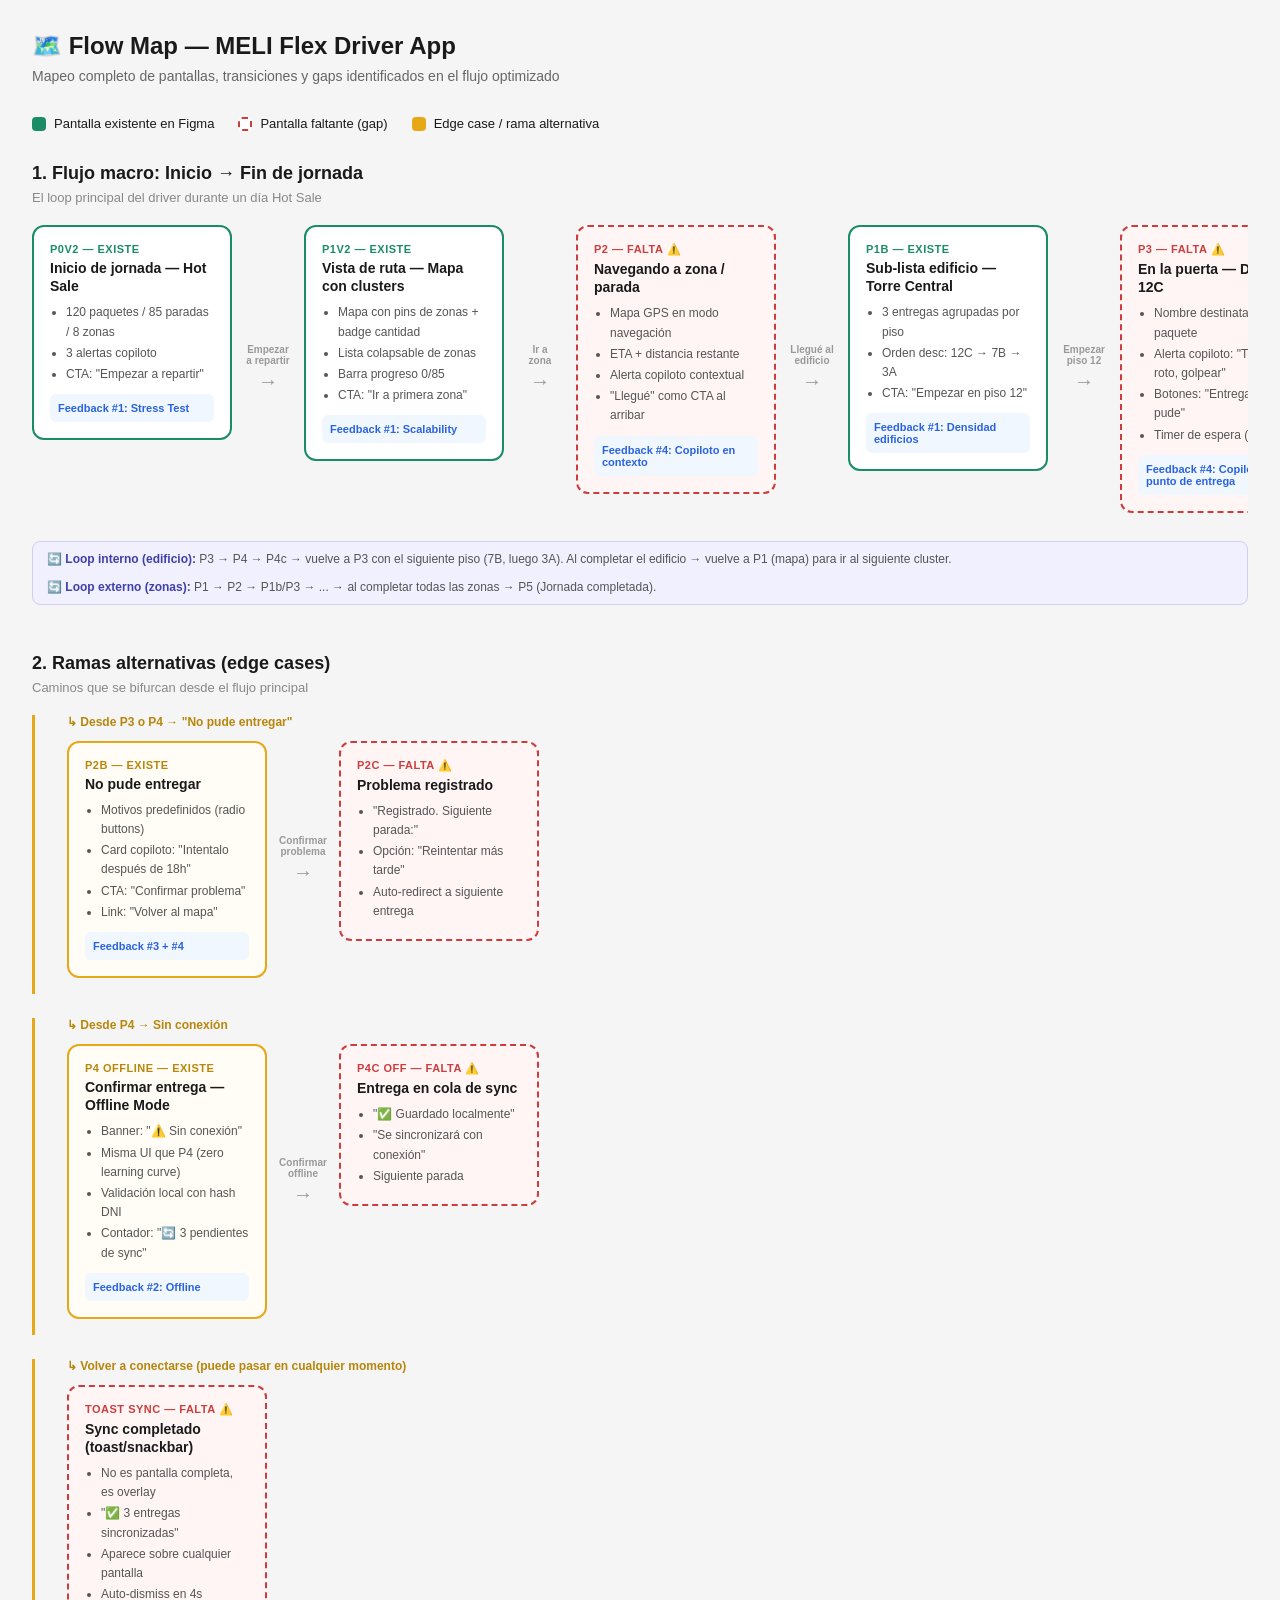
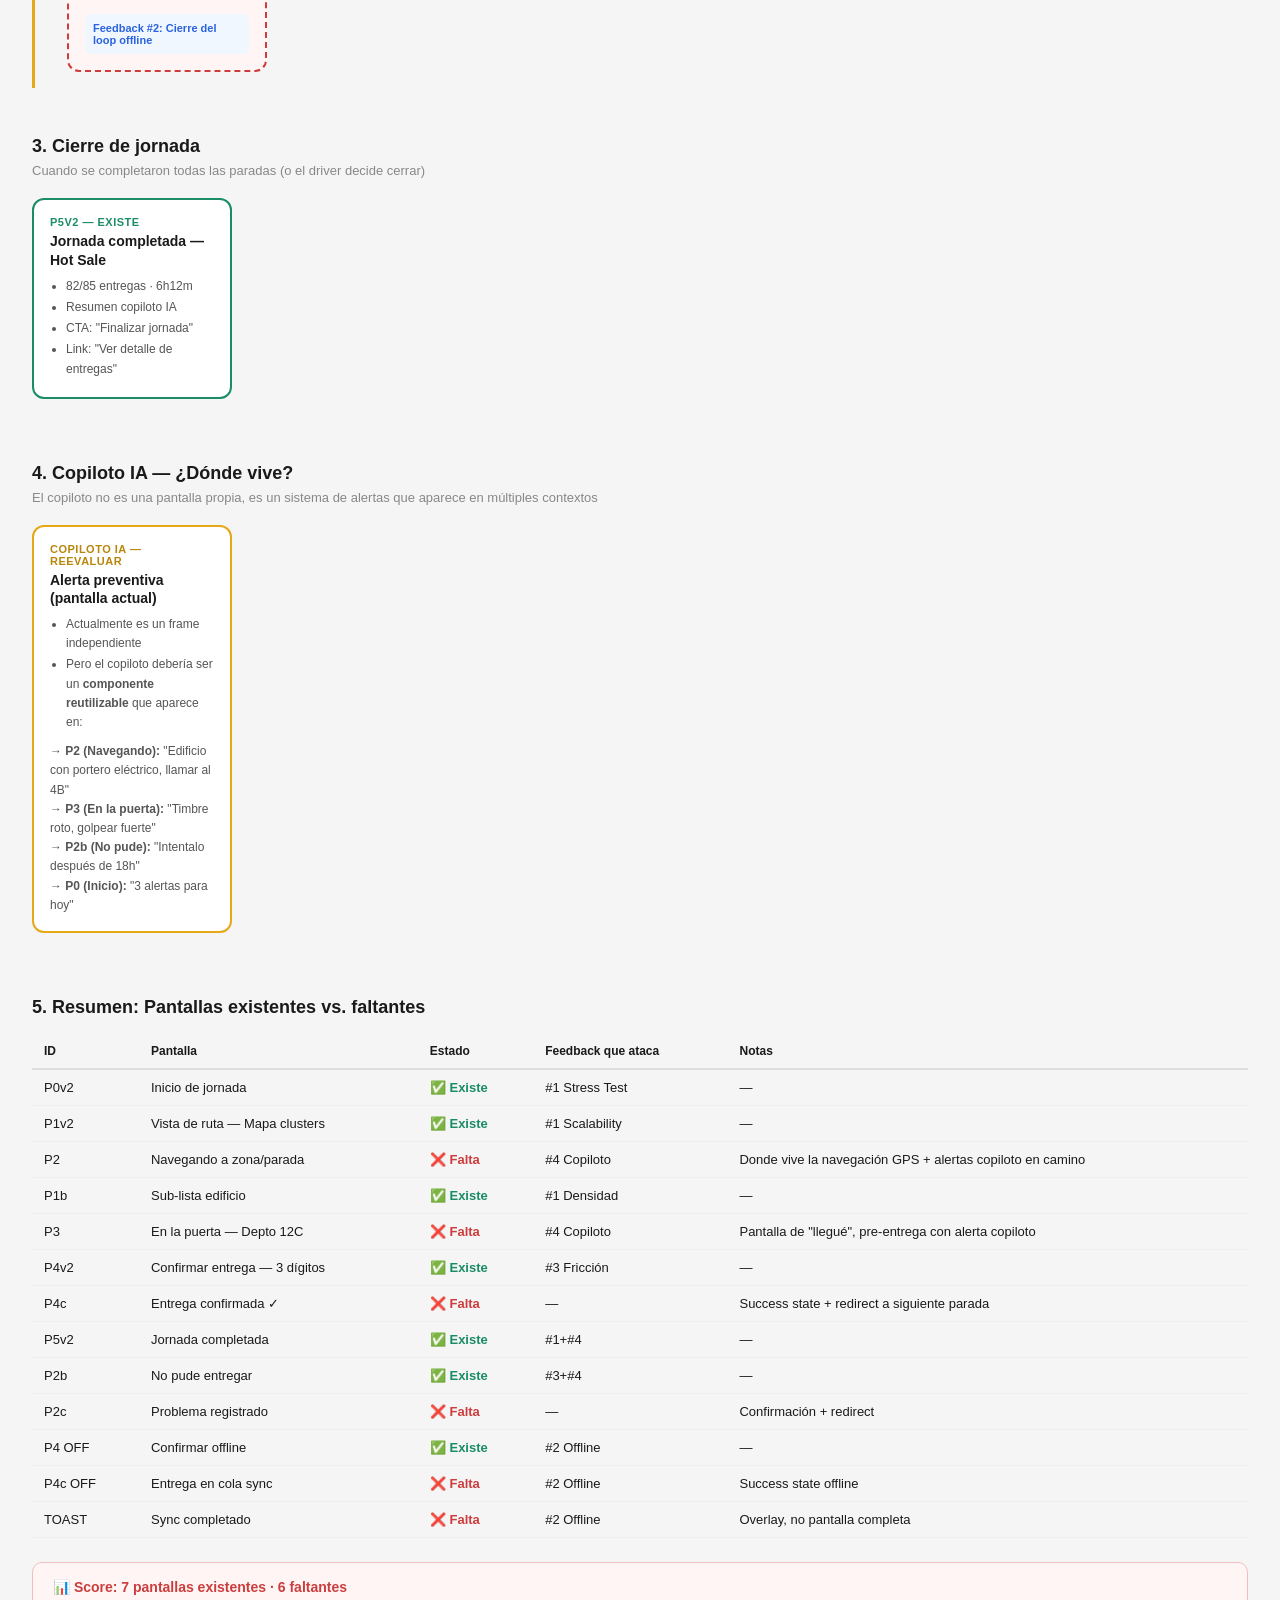
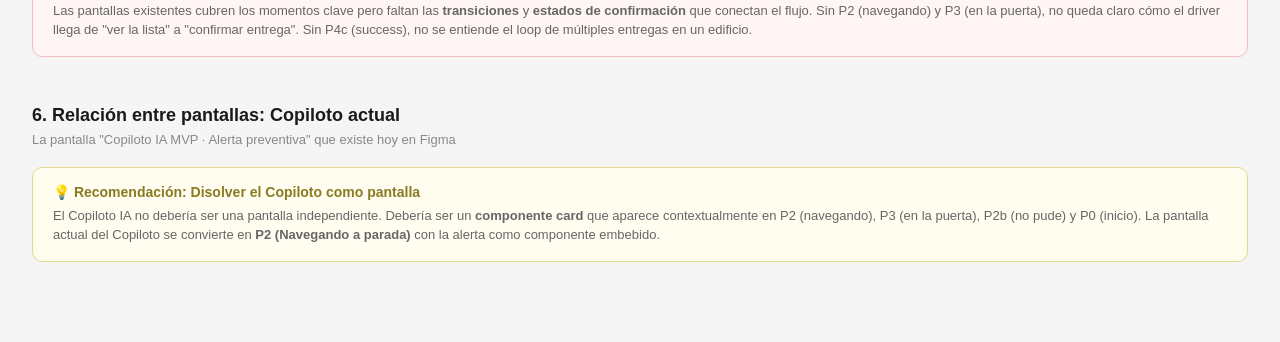
<file: 05 — Assets/Flow Map — MELI Flex.html>
<!DOCTYPE html>
<html lang="es">
<head>
<meta charset="UTF-8">
<meta name="viewport" content="width=device-width, initial-scale=1.0">
<title>Flow Map — MELI Flex Driver App</title>
<style>
  * { margin: 0; padding: 0; box-sizing: border-box; }
  body { font-family: 'Inter', -apple-system, sans-serif; background: #f5f5f5; color: #1a1a1a; padding: 32px; }

  h1 { font-size: 24px; font-weight: 700; margin-bottom: 8px; }
  .subtitle { font-size: 14px; color: #666; margin-bottom: 32px; }

  .legend { display: flex; gap: 24px; margin-bottom: 32px; flex-wrap: wrap; }
  .legend-item { display: flex; align-items: center; gap: 8px; font-size: 13px; }
  .legend-dot { width: 14px; height: 14px; border-radius: 4px; }
  .dot-exists { background: #1a8c66; }
  .dot-missing { background: #cc3d3d; border: 2px dashed #cc3d3d; background: #fff; }
  .dot-edge { background: #e6a817; }

  .flow-section { margin-bottom: 48px; }
  .section-title { font-size: 18px; font-weight: 700; margin-bottom: 6px; }
  .section-desc { font-size: 13px; color: #888; margin-bottom: 20px; }

  .flow-row { display: flex; align-items: flex-start; gap: 12px; overflow-x: auto; padding-bottom: 16px; }

  .screen-card {
    min-width: 200px; max-width: 200px;
    border-radius: 12px; padding: 16px;
    background: #fff; border: 2px solid #e0e0e0;
    position: relative;
  }
  .screen-card.exists { border-color: #1a8c66; }
  .screen-card.missing { border: 2px dashed #cc3d3d; background: #fff5f5; }
  .screen-card.edge { border-color: #e6a817; background: #fffdf5; }

  .screen-id { font-size: 11px; font-weight: 700; text-transform: uppercase; letter-spacing: 0.5px; margin-bottom: 4px; }
  .screen-id.exists { color: #1a8c66; }
  .screen-id.missing { color: #cc3d3d; }
  .screen-id.edge { color: #b8860b; }

  .screen-name { font-size: 14px; font-weight: 700; margin-bottom: 8px; line-height: 1.3; }
  .screen-elements { font-size: 12px; color: #555; line-height: 1.6; }
  .screen-elements li { margin-left: 16px; margin-bottom: 2px; }

  .screen-feedback { margin-top: 10px; padding: 8px; background: #f0f7ff; border-radius: 6px; font-size: 11px; color: #2b63de; font-weight: 600; }

  .arrow-connector {
    min-width: 48px; display: flex; flex-direction: column;
    align-items: center; justify-content: center; align-self: center;
    gap: 4px;
  }
  .arrow-line { font-size: 20px; color: #999; }
  .arrow-label { font-size: 10px; color: #999; font-weight: 600; text-align: center; white-space: nowrap; }

  .branch-container { margin-top: 16px; padding-left: 32px; border-left: 3px solid #e6a817; }
  .branch-label { font-size: 12px; font-weight: 700; color: #b8860b; margin-bottom: 12px; }

  .gap-callout {
    background: #fff5f5; border: 1px solid #f0c0c0; border-radius: 10px;
    padding: 16px 20px; margin: 12px 0;
  }
  .gap-callout h3 { font-size: 14px; color: #cc3d3d; margin-bottom: 6px; }
  .gap-callout p { font-size: 13px; color: #666; line-height: 1.5; }

  .loop-indicator {
    margin-top: 12px; padding: 10px 14px;
    background: #f0f0ff; border-radius: 8px; border: 1px solid #d0d0ee;
    font-size: 12px; color: #555;
  }
  .loop-indicator strong { color: #4040aa; }

  .summary-table { width: 100%; border-collapse: collapse; margin-top: 16px; }
  .summary-table th { text-align: left; padding: 10px 12px; background: #f5f5f5; font-size: 12px; font-weight: 700; border-bottom: 2px solid #ddd; }
  .summary-table td { padding: 10px 12px; font-size: 13px; border-bottom: 1px solid #eee; vertical-align: top; }
  .status-exists { color: #1a8c66; font-weight: 700; }
  .status-missing { color: #cc3d3d; font-weight: 700; }
</style>
</head>
<body>

<h1>🗺️ Flow Map — MELI Flex Driver App</h1>
<p class="subtitle">Mapeo completo de pantallas, transiciones y gaps identificados en el flujo optimizado</p>

<div class="legend">
  <div class="legend-item"><div class="legend-dot dot-exists"></div> Pantalla existente en Figma</div>
  <div class="legend-item"><div class="legend-dot dot-missing"></div> Pantalla faltante (gap)</div>
  <div class="legend-item"><div class="legend-dot dot-edge"></div> Edge case / rama alternativa</div>
</div>

<!-- ========== MACRO FLOW ========== -->
<div class="flow-section">
  <div class="section-title">1. Flujo macro: Inicio → Fin de jornada</div>
  <div class="section-desc">El loop principal del driver durante un día Hot Sale</div>

  <div class="flow-row">
    <div class="screen-card exists">
      <div class="screen-id exists">P0v2 — EXISTE</div>
      <div class="screen-name">Inicio de jornada — Hot Sale</div>
      <ul class="screen-elements">
        <li>120 paquetes / 85 paradas / 8 zonas</li>
        <li>3 alertas copiloto</li>
        <li>CTA: "Empezar a repartir"</li>
      </ul>
      <div class="screen-feedback">Feedback #1: Stress Test</div>
    </div>

    <div class="arrow-connector">
      <div class="arrow-label">Empezar<br>a repartir</div>
      <div class="arrow-line">→</div>
    </div>

    <div class="screen-card exists">
      <div class="screen-id exists">P1v2 — EXISTE</div>
      <div class="screen-name">Vista de ruta — Mapa con clusters</div>
      <ul class="screen-elements">
        <li>Mapa con pins de zonas + badge cantidad</li>
        <li>Lista colapsable de zonas</li>
        <li>Barra progreso 0/85</li>
        <li>CTA: "Ir a primera zona"</li>
      </ul>
      <div class="screen-feedback">Feedback #1: Scalability</div>
    </div>

    <div class="arrow-connector">
      <div class="arrow-label">Ir a<br>zona</div>
      <div class="arrow-line">→</div>
    </div>

    <div class="screen-card missing">
      <div class="screen-id missing">P2 — FALTA ⚠️</div>
      <div class="screen-name">Navegando a zona / parada</div>
      <ul class="screen-elements">
        <li>Mapa GPS en modo navegación</li>
        <li>ETA + distancia restante</li>
        <li>Alerta copiloto contextual</li>
        <li>"Llegué" como CTA al arribar</li>
      </ul>
      <div class="screen-feedback">Feedback #4: Copiloto en contexto</div>
    </div>

    <div class="arrow-connector">
      <div class="arrow-label">Llegué al<br>edificio</div>
      <div class="arrow-line">→</div>
    </div>

    <div class="screen-card exists">
      <div class="screen-id exists">P1b — EXISTE</div>
      <div class="screen-name">Sub-lista edificio — Torre Central</div>
      <ul class="screen-elements">
        <li>3 entregas agrupadas por piso</li>
        <li>Orden desc: 12C → 7B → 3A</li>
        <li>CTA: "Empezar en piso 12"</li>
      </ul>
      <div class="screen-feedback">Feedback #1: Densidad edificios</div>
    </div>

    <div class="arrow-connector">
      <div class="arrow-label">Empezar<br>piso 12</div>
      <div class="arrow-line">→</div>
    </div>

    <div class="screen-card missing">
      <div class="screen-id missing">P3 — FALTA ⚠️</div>
      <div class="screen-name">En la puerta — Depto 12C</div>
      <ul class="screen-elements">
        <li>Nombre destinatario + paquete</li>
        <li>Alerta copiloto: "Timbre roto, golpear"</li>
        <li>Botones: "Entregar" / "No pude"</li>
        <li>Timer de espera (opcional)</li>
      </ul>
      <div class="screen-feedback">Feedback #4: Copiloto en punto de entrega</div>
    </div>

    <div class="arrow-connector">
      <div class="arrow-label">Entregar</div>
      <div class="arrow-line">→</div>
    </div>

    <div class="screen-card exists">
      <div class="screen-id exists">P4v2 — EXISTE</div>
      <div class="screen-name">Confirmar entrega — 3 dígitos DNI</div>
      <ul class="screen-elements">
        <li>¿Quién recibió? (radio)</li>
        <li>3 inputs PIN grandes (70x70)</li>
        <li>Foto del paquete</li>
        <li>CTA: "Confirmar entrega"</li>
      </ul>
      <div class="screen-feedback">Feedback #3: Fricción DNI</div>
    </div>

    <div class="arrow-connector">
      <div class="arrow-label">Confirmar</div>
      <div class="arrow-line">→</div>
    </div>

    <div class="screen-card missing">
      <div class="screen-id missing">P4c — FALTA ⚠️</div>
      <div class="screen-name">Entrega confirmada ✓</div>
      <ul class="screen-elements">
        <li>✅ "Entrega confirmada"</li>
        <li>Siguiente: "Ir a piso 7 — Depto B"</li>
        <li>Progreso edificio: 1/3</li>
        <li>Auto-redirect 3s o tap</li>
      </ul>
    </div>
  </div>

  <div class="loop-indicator">
    <strong>🔄 Loop interno (edificio):</strong> P3 → P4 → P4c → vuelve a P3 con el siguiente piso (7B, luego 3A). Al completar el edificio → vuelve a P1 (mapa) para ir al siguiente cluster.<br><br>
    <strong>🔄 Loop externo (zonas):</strong> P1 → P2 → P1b/P3 → ... → al completar todas las zonas → P5 (Jornada completada).
  </div>
</div>

<!-- ========== EDGE CASES ========== -->
<div class="flow-section">
  <div class="section-title">2. Ramas alternativas (edge cases)</div>
  <div class="section-desc">Caminos que se bifurcan desde el flujo principal</div>

  <div class="branch-container">
    <div class="branch-label">↳ Desde P3 o P4 → "No pude entregar"</div>
    <div class="flow-row">
      <div class="screen-card edge">
        <div class="screen-id edge">P2b — EXISTE</div>
        <div class="screen-name">No pude entregar</div>
        <ul class="screen-elements">
          <li>Motivos predefinidos (radio buttons)</li>
          <li>Card copiloto: "Intentalo después de 18h"</li>
          <li>CTA: "Confirmar problema"</li>
          <li>Link: "Volver al mapa"</li>
        </ul>
        <div class="screen-feedback">Feedback #3 + #4</div>
      </div>
      <div class="arrow-connector">
        <div class="arrow-label">Confirmar<br>problema</div>
        <div class="arrow-line">→</div>
      </div>
      <div class="screen-card missing">
        <div class="screen-id missing">P2c — FALTA ⚠️</div>
        <div class="screen-name">Problema registrado</div>
        <ul class="screen-elements">
          <li>"Registrado. Siguiente parada:"</li>
          <li>Opción: "Reintentar más tarde"</li>
          <li>Auto-redirect a siguiente entrega</li>
        </ul>
      </div>
    </div>
  </div>

  <div class="branch-container" style="margin-top: 24px;">
    <div class="branch-label">↳ Desde P4 → Sin conexión</div>
    <div class="flow-row">
      <div class="screen-card edge">
        <div class="screen-id edge">P4 OFFLINE — EXISTE</div>
        <div class="screen-name">Confirmar entrega — Offline Mode</div>
        <ul class="screen-elements">
          <li>Banner: "⚠️ Sin conexión"</li>
          <li>Misma UI que P4 (zero learning curve)</li>
          <li>Validación local con hash DNI</li>
          <li>Contador: "🔄 3 pendientes de sync"</li>
        </ul>
        <div class="screen-feedback">Feedback #2: Offline</div>
      </div>
      <div class="arrow-connector">
        <div class="arrow-label">Confirmar<br>offline</div>
        <div class="arrow-line">→</div>
      </div>
      <div class="screen-card missing">
        <div class="screen-id missing">P4c OFF — FALTA ⚠️</div>
        <div class="screen-name">Entrega en cola de sync</div>
        <ul class="screen-elements">
          <li>"✅ Guardado localmente"</li>
          <li>"Se sincronizará con conexión"</li>
          <li>Siguiente parada</li>
        </ul>
      </div>
    </div>
  </div>

  <div class="branch-container" style="margin-top: 24px;">
    <div class="branch-label">↳ Volver a conectarse (puede pasar en cualquier momento)</div>
    <div class="flow-row">
      <div class="screen-card missing">
        <div class="screen-id missing">TOAST SYNC — FALTA ⚠️</div>
        <div class="screen-name">Sync completado (toast/snackbar)</div>
        <ul class="screen-elements">
          <li>No es pantalla completa, es overlay</li>
          <li>"✅ 3 entregas sincronizadas"</li>
          <li>Aparece sobre cualquier pantalla</li>
          <li>Auto-dismiss en 4s</li>
        </ul>
        <div class="screen-feedback">Feedback #2: Cierre del loop offline</div>
      </div>
    </div>
  </div>
</div>

<!-- ========== CIERRE ========== -->
<div class="flow-section">
  <div class="section-title">3. Cierre de jornada</div>
  <div class="section-desc">Cuando se completaron todas las paradas (o el driver decide cerrar)</div>
  <div class="flow-row">
    <div class="screen-card exists">
      <div class="screen-id exists">P5v2 — EXISTE</div>
      <div class="screen-name">Jornada completada — Hot Sale</div>
      <ul class="screen-elements">
        <li>82/85 entregas · 6h12m</li>
        <li>Resumen copiloto IA</li>
        <li>CTA: "Finalizar jornada"</li>
        <li>Link: "Ver detalle de entregas"</li>
      </ul>
    </div>
  </div>
</div>

<!-- ========== COPILOTO OVERLAY ========== -->
<div class="flow-section">
  <div class="section-title">4. Copiloto IA — ¿Dónde vive?</div>
  <div class="section-desc">El copiloto no es una pantalla propia, es un sistema de alertas que aparece en múltiples contextos</div>

  <div class="flow-row">
    <div class="screen-card exists" style="border-color: #e6a817;">
      <div class="screen-id" style="color: #b8860b;">COPILOTO IA — REEVALUAR</div>
      <div class="screen-name">Alerta preventiva (pantalla actual)</div>
      <ul class="screen-elements">
        <li>Actualmente es un frame independiente</li>
        <li>Pero el copiloto debería ser un <strong>componente reutilizable</strong> que aparece en:</li>
      </ul>
      <div style="margin-top: 10px; font-size: 12px; color: #555; line-height: 1.6;">
        → <strong>P2 (Navegando):</strong> "Edificio con portero eléctrico, llamar al 4B"<br>
        → <strong>P3 (En la puerta):</strong> "Timbre roto, golpear fuerte"<br>
        → <strong>P2b (No pude):</strong> "Intentalo después de 18h"<br>
        → <strong>P0 (Inicio):</strong> "3 alertas para hoy"<br>
      </div>
    </div>
  </div>
</div>

<!-- ========== RESUMEN GAPS ========== -->
<div class="flow-section">
  <div class="section-title">5. Resumen: Pantallas existentes vs. faltantes</div>

  <table class="summary-table">
    <thead>
      <tr>
        <th>ID</th>
        <th>Pantalla</th>
        <th>Estado</th>
        <th>Feedback que ataca</th>
        <th>Notas</th>
      </tr>
    </thead>
    <tbody>
      <tr><td>P0v2</td><td>Inicio de jornada</td><td class="status-exists">✅ Existe</td><td>#1 Stress Test</td><td>—</td></tr>
      <tr><td>P1v2</td><td>Vista de ruta — Mapa clusters</td><td class="status-exists">✅ Existe</td><td>#1 Scalability</td><td>—</td></tr>
      <tr><td>P2</td><td>Navegando a zona/parada</td><td class="status-missing">❌ Falta</td><td>#4 Copiloto</td><td>Donde vive la navegación GPS + alertas copiloto en camino</td></tr>
      <tr><td>P1b</td><td>Sub-lista edificio</td><td class="status-exists">✅ Existe</td><td>#1 Densidad</td><td>—</td></tr>
      <tr><td>P3</td><td>En la puerta — Depto 12C</td><td class="status-missing">❌ Falta</td><td>#4 Copiloto</td><td>Pantalla de "llegué", pre-entrega con alerta copiloto</td></tr>
      <tr><td>P4v2</td><td>Confirmar entrega — 3 dígitos</td><td class="status-exists">✅ Existe</td><td>#3 Fricción</td><td>—</td></tr>
      <tr><td>P4c</td><td>Entrega confirmada ✓</td><td class="status-missing">❌ Falta</td><td>—</td><td>Success state + redirect a siguiente parada</td></tr>
      <tr><td>P5v2</td><td>Jornada completada</td><td class="status-exists">✅ Existe</td><td>#1+#4</td><td>—</td></tr>
      <tr><td>P2b</td><td>No pude entregar</td><td class="status-exists">✅ Existe</td><td>#3+#4</td><td>—</td></tr>
      <tr><td>P2c</td><td>Problema registrado</td><td class="status-missing">❌ Falta</td><td>—</td><td>Confirmación + redirect</td></tr>
      <tr><td>P4 OFF</td><td>Confirmar offline</td><td class="status-exists">✅ Existe</td><td>#2 Offline</td><td>—</td></tr>
      <tr><td>P4c OFF</td><td>Entrega en cola sync</td><td class="status-missing">❌ Falta</td><td>#2 Offline</td><td>Success state offline</td></tr>
      <tr><td>TOAST</td><td>Sync completado</td><td class="status-missing">❌ Falta</td><td>#2 Offline</td><td>Overlay, no pantalla completa</td></tr>
    </tbody>
  </table>

  <div class="gap-callout" style="margin-top: 24px;">
    <h3>📊 Score: 7 pantallas existentes · 6 faltantes</h3>
    <p>Las pantallas existentes cubren los momentos clave pero faltan las <strong>transiciones</strong> y <strong>estados de confirmación</strong> que conectan el flujo. Sin P2 (navegando) y P3 (en la puerta), no queda claro cómo el driver llega de "ver la lista" a "confirmar entrega". Sin P4c (success), no se entiende el loop de múltiples entregas en un edificio.</p>
  </div>
</div>

<div class="flow-section">
  <div class="section-title">6. Relación entre pantallas: Copiloto actual</div>
  <div class="section-desc">La pantalla "Copiloto IA MVP · Alerta preventiva" que existe hoy en Figma</div>

  <div class="gap-callout" style="background: #fffdf0; border-color: #e6d88a;">
    <h3 style="color: #8a7a20;">💡 Recomendación: Disolver el Copiloto como pantalla</h3>
    <p>El Copiloto IA no debería ser una pantalla independiente. Debería ser un <strong>componente card</strong> que aparece contextualmente en P2 (navegando), P3 (en la puerta), P2b (no pude) y P0 (inicio). La pantalla actual del Copiloto se convierte en <strong>P2 (Navegando a parada)</strong> con la alerta como componente embebido.</p>
  </div>
</div>

</body>
</html>
</file>
